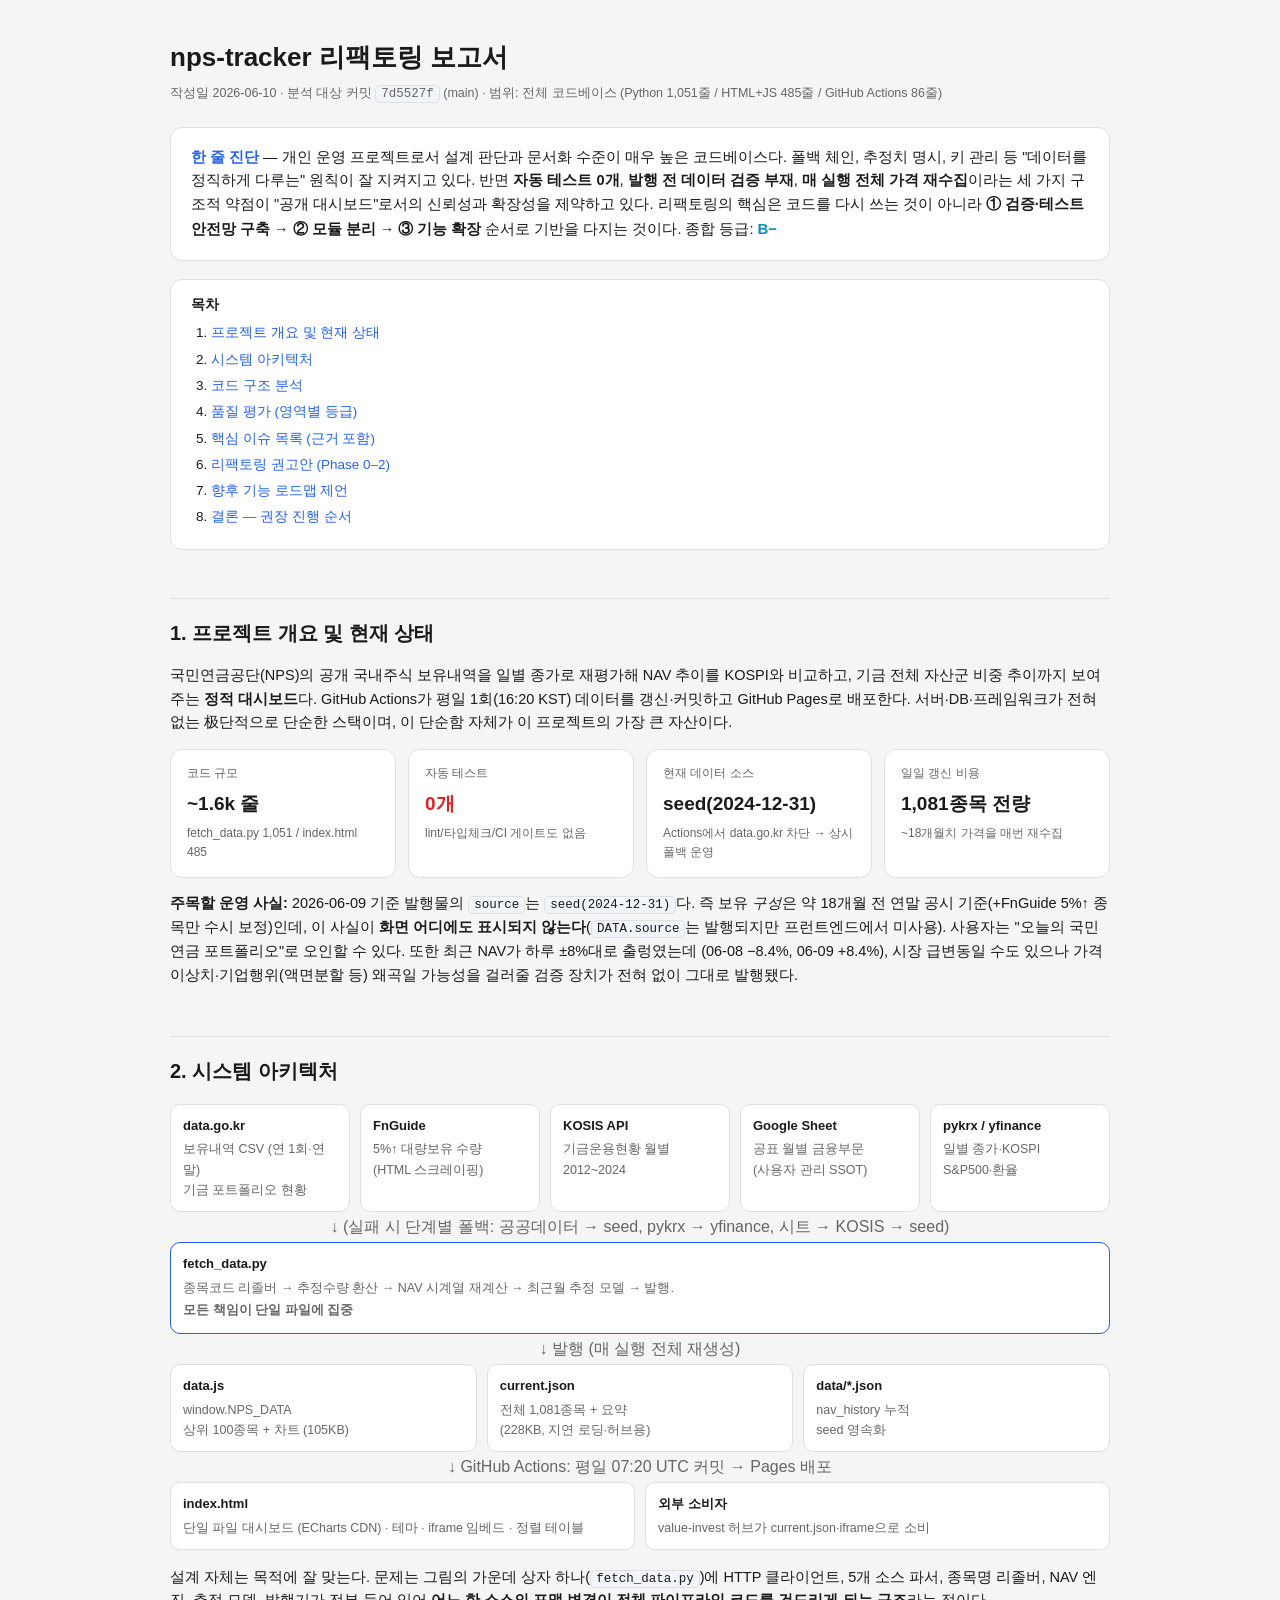
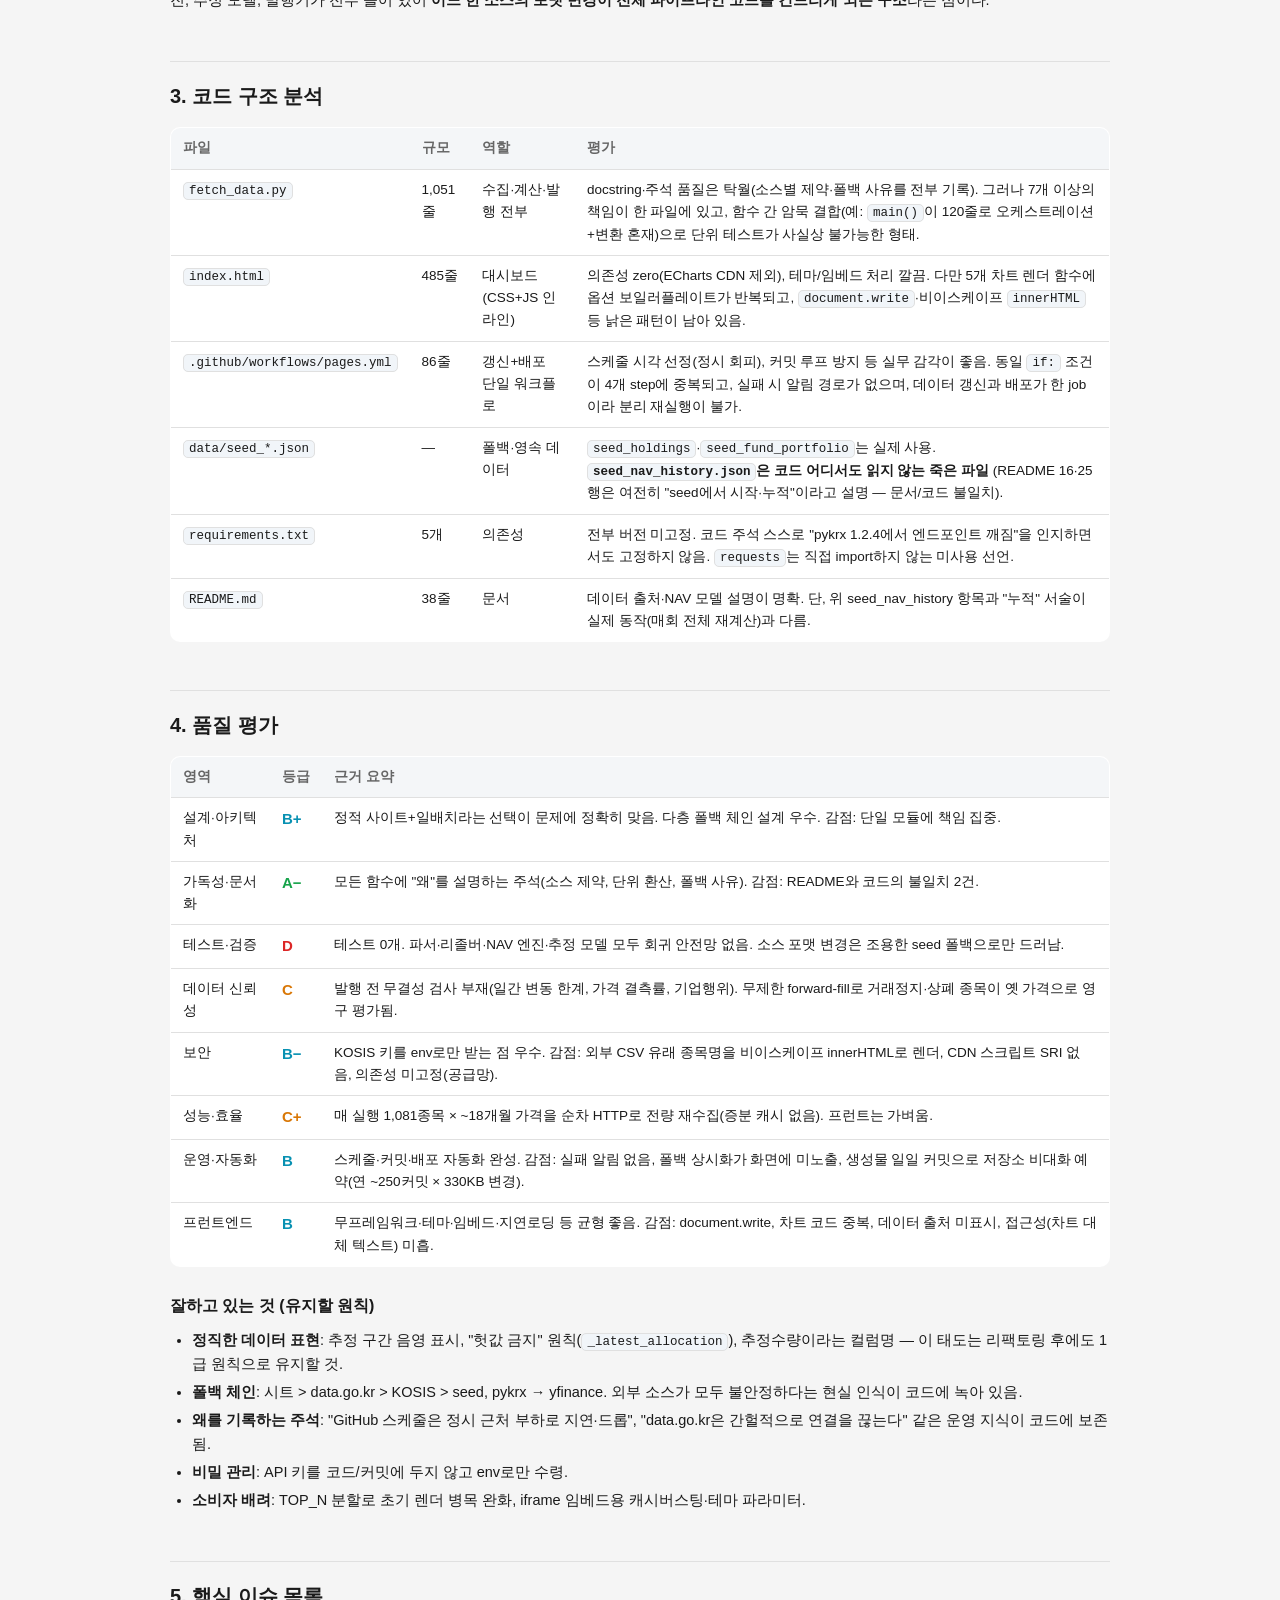
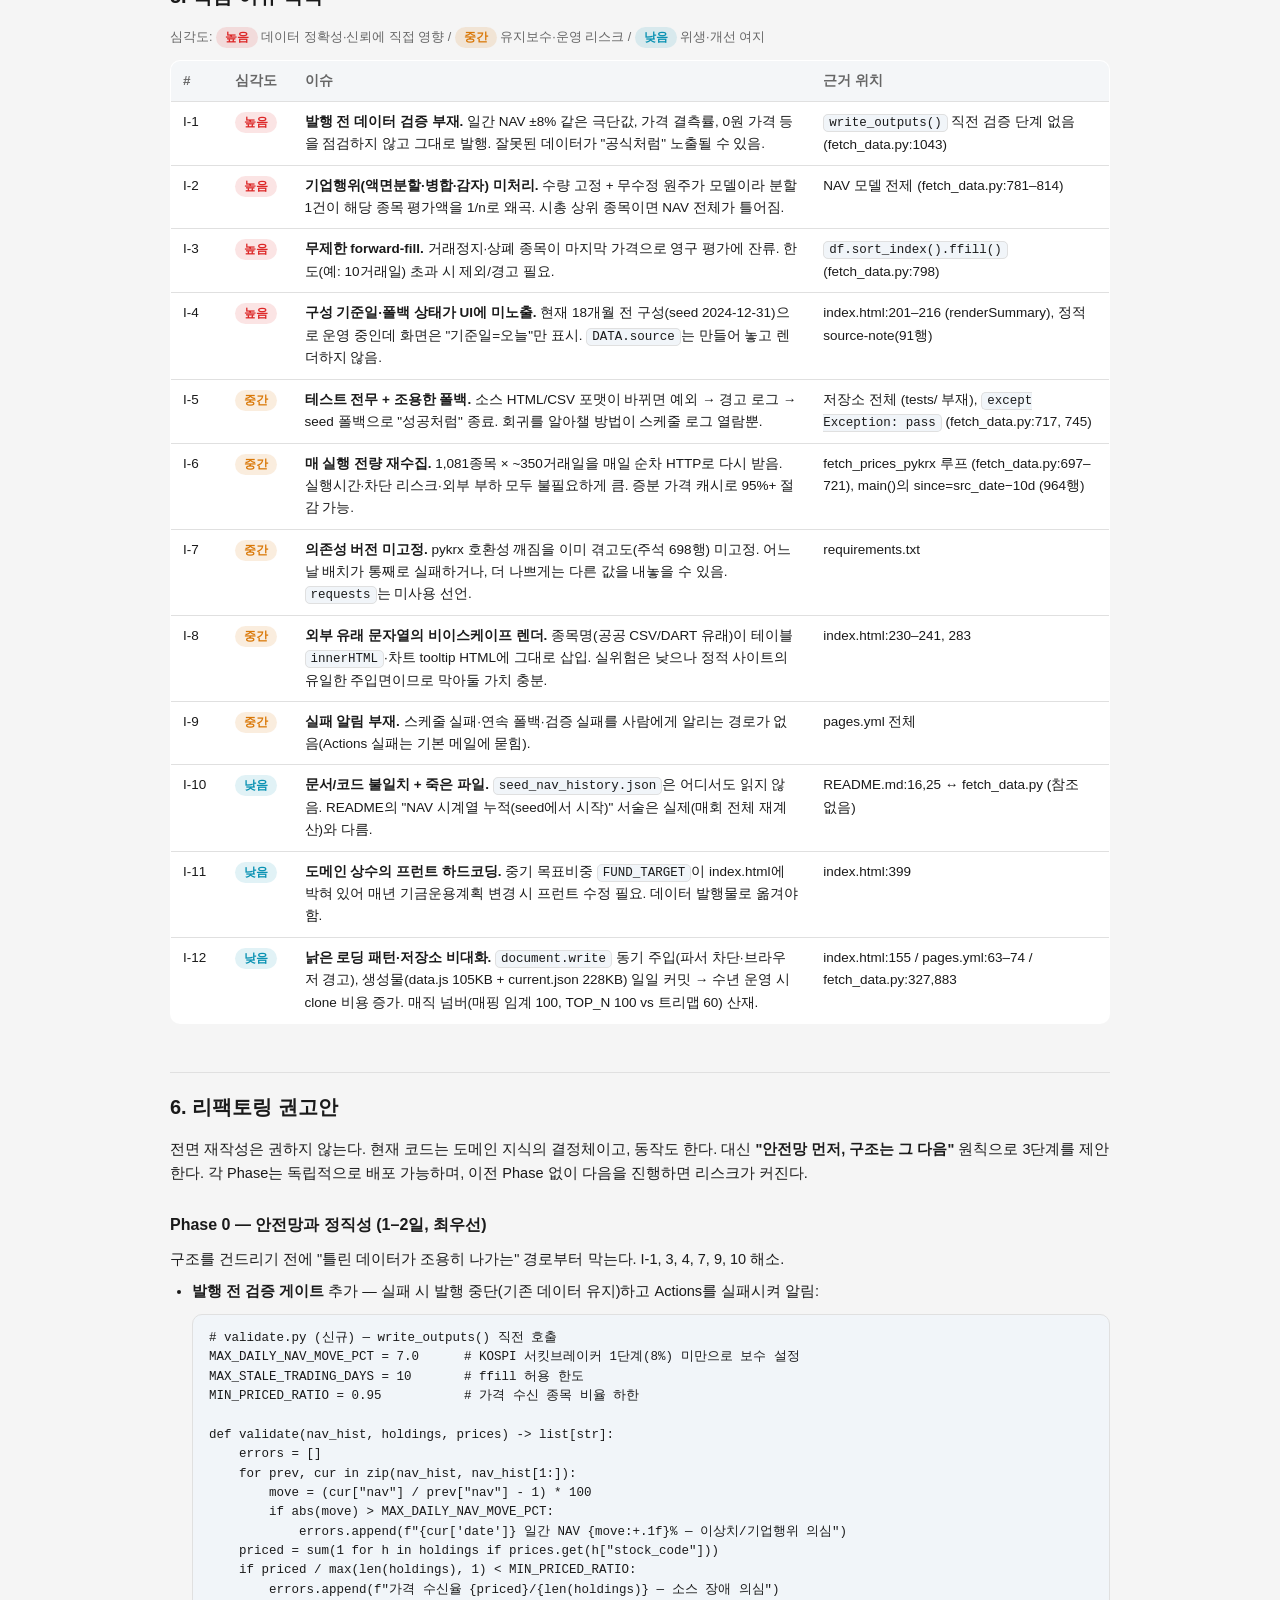
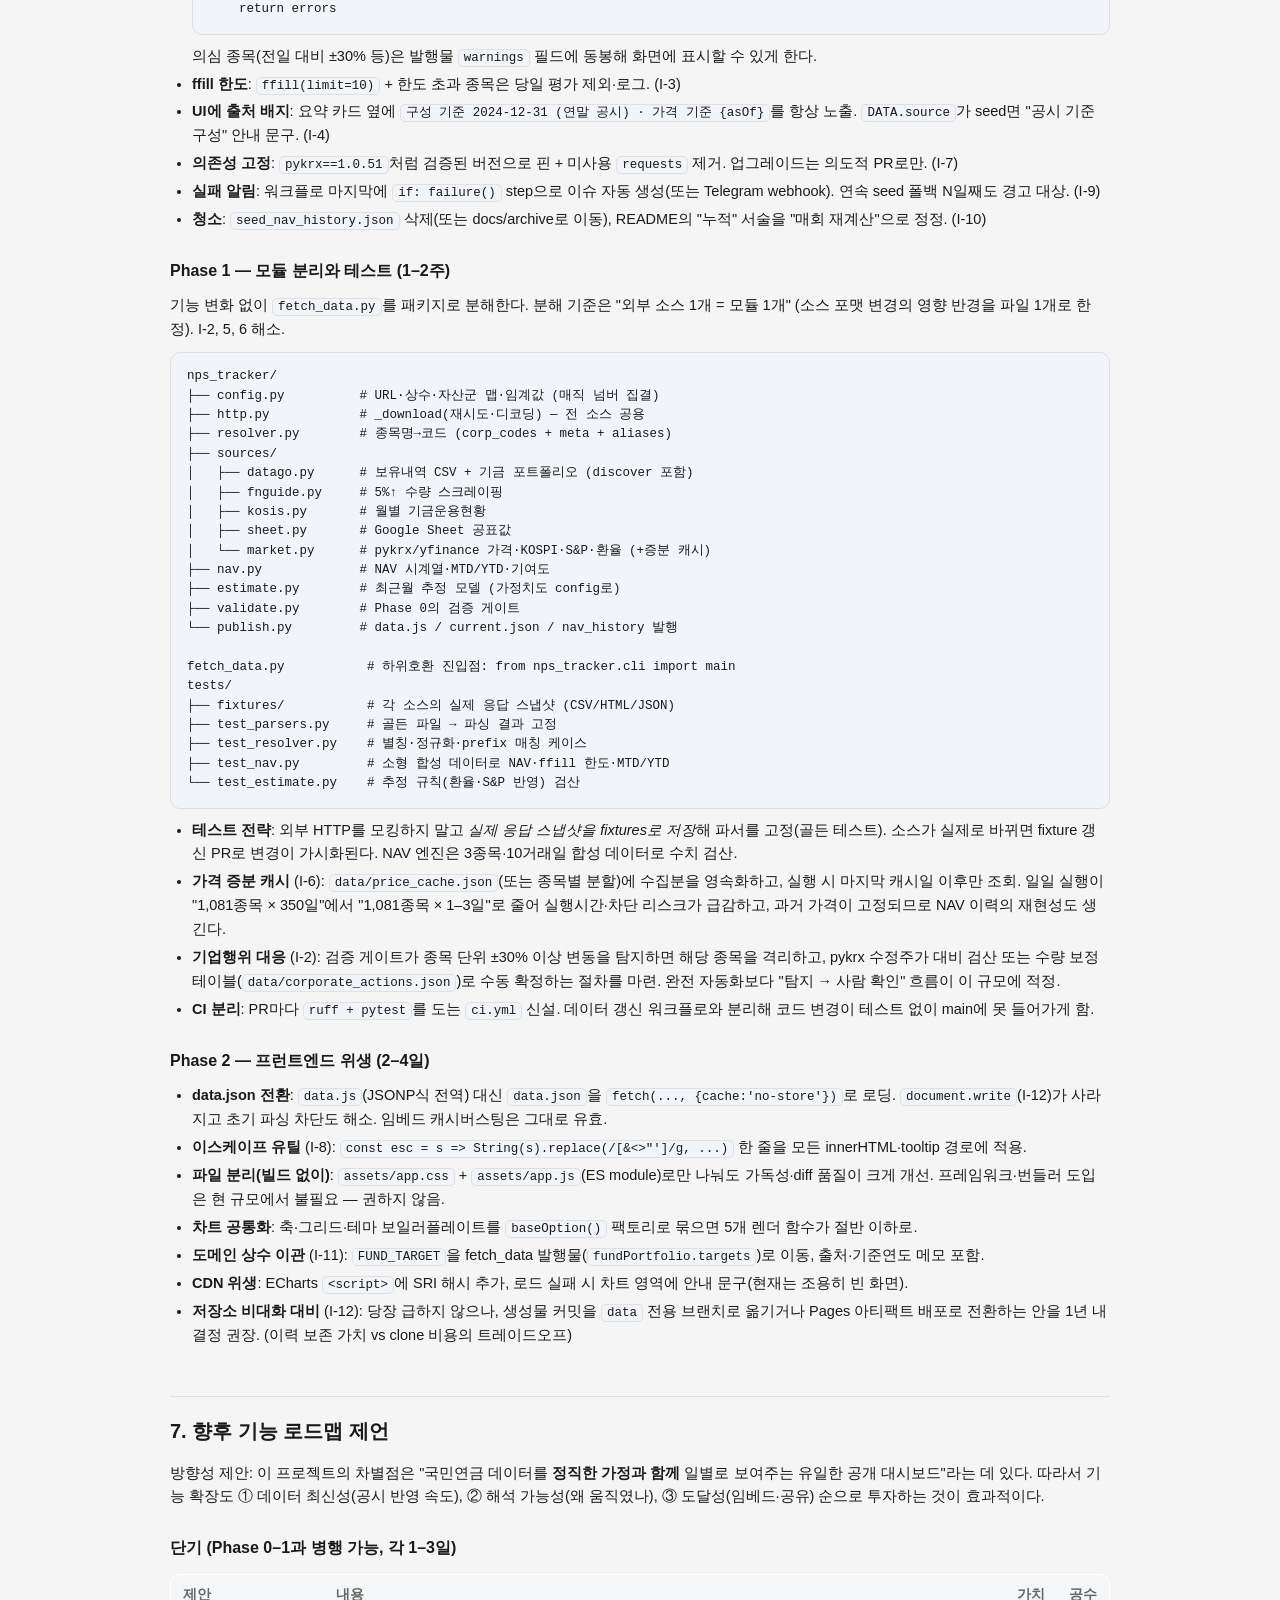
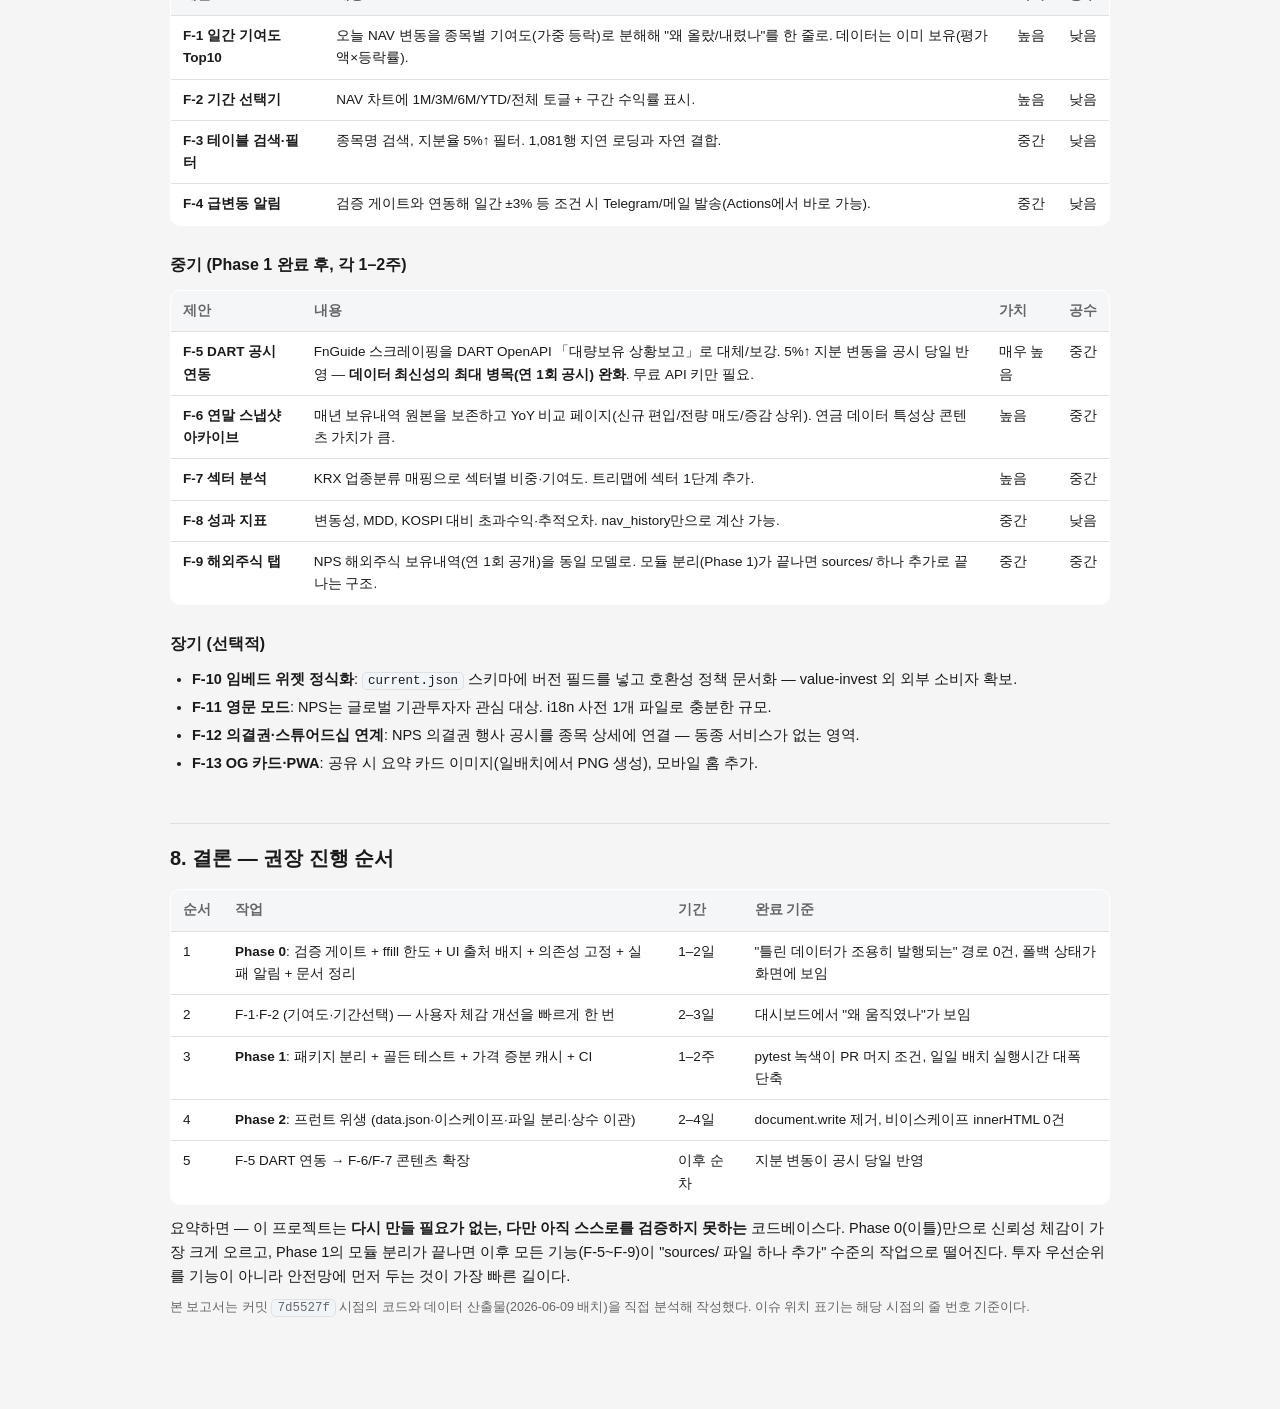
<file: docs/refactoring-report.html>
<!DOCTYPE html>
<html lang="ko" data-theme="light">
<head>
<meta charset="utf-8">
<meta name="viewport" content="width=device-width, initial-scale=1">
<title>nps-tracker 리팩토링 보고서 — 구조·품질 평가 및 향후 방향</title>
<meta name="description" content="nps-tracker 코드베이스 리팩토링 보고서 — 구조·품질 평가와 향후 개선 방향 정리">
<meta property="og:title" content="nps-tracker 리팩토링 보고서 — 구조·품질 평가 및 향후 방향">
<meta property="og:description" content="nps-tracker 코드베이스의 구조·품질 평가와 향후 개선 방향 정리">
<style>
:root{
  --bg:#f5f5f5; --surface:#fff; --surface-muted:rgba(148,163,184,.10);
  --text:#1a1a1a; --text-2:#666; --border:#e0e0e0; --primary:#2563eb;
  --good:#16a34a; --warn:#d97706; --bad:#dc2626; --info:#0891b2;
  --code-bg:#f1f5f9;
}
@media (prefers-color-scheme: dark){
  :root{
    --bg:#0f172a; --surface:#1e293b; --surface-muted:rgba(148,163,184,.12);
    --text:#e2e8f0; --text-2:#94a3b8; --border:#334155; --primary:#3b82f6;
    --good:#4ade80; --warn:#fbbf24; --bad:#f87171; --info:#22d3ee;
    --code-bg:#0b1222;
  }
}
*{box-sizing:border-box;}
body{margin:0; background:var(--bg); color:var(--text); font-size:14.5px; line-height:1.65;
  font-family:-apple-system,BlinkMacSystemFont,"Segoe UI",Roboto,"Apple SD Gothic Neo","Malgun Gothic",sans-serif;}
.container{max-width:980px; margin:0 auto; padding:36px 20px 90px;}
h1{font-size:26px; margin:0 0 4px;}
h2{font-size:20px; margin:48px 0 14px; padding-top:18px; border-top:1px solid var(--border);}
h3{font-size:16px; margin:26px 0 10px;}
p{margin:8px 0;}
a{color:var(--primary); text-decoration:none;}
.meta{color:var(--text-2); font-size:12.5px; margin-bottom:22px;}
.lede{background:var(--surface); border:1px solid var(--border); border-radius:12px; padding:18px 20px; margin:18px 0;}
.lede strong{color:var(--primary);}
table{width:100%; border-collapse:collapse; background:var(--surface); border:1px solid var(--border);
  border-radius:10px; overflow:hidden; font-size:13.5px; margin:12px 0;}
th{background:var(--surface-muted); text-align:left; padding:9px 12px; font-weight:600; color:var(--text-2);
  border-bottom:1px solid var(--border); white-space:nowrap;}
td{padding:9px 12px; border-bottom:1px solid var(--border); vertical-align:top;}
tr:last-child td{border-bottom:none;}
code{background:var(--code-bg); border:1px solid var(--border); border-radius:5px; padding:1px 5px;
  font-size:12.5px; font-family:ui-monospace,SFMono-Regular,Menlo,Consolas,monospace;}
pre{background:var(--code-bg); border:1px solid var(--border); border-radius:10px; padding:14px 16px;
  overflow-x:auto; font-size:12.5px; line-height:1.55; margin:10px 0;}
pre code{background:none; border:none; padding:0;}
.badge{display:inline-block; border-radius:999px; padding:1px 9px; font-size:11.5px; font-weight:700; white-space:nowrap;}
.b-bad{background:rgba(220,38,38,.12); color:var(--bad);}
.b-warn{background:rgba(217,119,6,.13); color:var(--warn);}
.b-info{background:rgba(8,145,178,.12); color:var(--info);}
.b-good{background:rgba(22,163,74,.12); color:var(--good);}
.grade{font-weight:800; font-size:15px;}
.g-a{color:var(--good);} .g-b{color:var(--info);} .g-c{color:var(--warn);} .g-d{color:var(--bad);}
.cards{display:grid; grid-template-columns:repeat(auto-fit,minmax(210px,1fr)); gap:12px; margin:14px 0;}
.card{background:var(--surface); border:1px solid var(--border); border-radius:12px; padding:14px 16px;}
.card .k{font-size:12px; color:var(--text-2); margin-bottom:4px;}
.card .v{font-size:19px; font-weight:700;}
.card .s{font-size:12px; color:var(--text-2); margin-top:4px;}
ul{margin:8px 0; padding-left:22px;}
li{margin:4px 0;}
.flow{display:flex; flex-direction:column; gap:0; margin:16px 0;}
.flow-row{display:flex; gap:10px; flex-wrap:wrap; align-items:stretch;}
.node{flex:1; min-width:150px; background:var(--surface); border:1px solid var(--border); border-radius:10px;
  padding:10px 12px; font-size:12.5px;}
.node b{display:block; font-size:13px; margin-bottom:3px;}
.node .t{color:var(--text-2);}
.node.hl{border-color:var(--primary);}
.arrow{text-align:center; color:var(--text-2); font-size:16px; padding:2px 0;}
.toc{background:var(--surface); border:1px solid var(--border); border-radius:12px; padding:14px 20px; font-size:13.5px;}
.toc ol{margin:6px 0; padding-left:20px;}
.fine{color:var(--text-2); font-size:12.5px;}
.kbd{font-family:ui-monospace,Menlo,Consolas,monospace; font-size:12px; background:var(--surface-muted);
  border:1px solid var(--border); border-radius:4px; padding:0 4px;}
@media print{ body{background:#fff;} .container{max-width:none; padding:0;} h2{break-after:avoid;} pre,table{break-inside:avoid;} }
</style>
</head>
<body>
<div class="container">

<h1>nps-tracker 리팩토링 보고서</h1>
<div class="meta">작성일 2026-06-10 · 분석 대상 커밋 <code>7d5527f</code> (main) · 범위: 전체 코드베이스 (Python 1,051줄 / HTML+JS 485줄 / GitHub Actions 86줄)</div>

<div class="lede">
<strong>한 줄 진단</strong> — 개인 운영 프로젝트로서 설계 판단과 문서화 수준이 매우 높은 코드베이스다.
폴백 체인, 추정치 명시, 키 관리 등 "데이터를 정직하게 다루는" 원칙이 잘 지켜지고 있다.
반면 <b>자동 테스트 0개</b>, <b>발행 전 데이터 검증 부재</b>, <b>매 실행 전체 가격 재수집</b>이라는 세 가지 구조적 약점이
"공개 대시보드"로서의 신뢰성과 확장성을 제약하고 있다. 리팩토링의 핵심은 코드를 다시 쓰는 것이 아니라
<b>① 검증·테스트 안전망 구축 → ② 모듈 분리 → ③ 기능 확장</b> 순서로 기반을 다지는 것이다.
종합 등급: <span class="grade g-b">B−</span>
</div>

<div class="toc">
<b>목차</b>
<ol>
<li><a href="#overview">프로젝트 개요 및 현재 상태</a></li>
<li><a href="#arch">시스템 아키텍처</a></li>
<li><a href="#structure">코드 구조 분석</a></li>
<li><a href="#quality">품질 평가 (영역별 등급)</a></li>
<li><a href="#issues">핵심 이슈 목록 (근거 포함)</a></li>
<li><a href="#refactor">리팩토링 권고안 (Phase 0–2)</a></li>
<li><a href="#features">향후 기능 로드맵 제언</a></li>
<li><a href="#conclusion">결론 — 권장 진행 순서</a></li>
</ol>
</div>

<!-- ============================================================ -->
<h2 id="overview">1. 프로젝트 개요 및 현재 상태</h2>
<p>국민연금공단(NPS)의 공개 국내주식 보유내역을 일별 종가로 재평가해 NAV 추이를 KOSPI와 비교하고,
기금 전체 자산군 비중 추이까지 보여주는 <b>정적 대시보드</b>다. GitHub Actions가 평일 1회(16:20 KST)
데이터를 갱신·커밋하고 GitHub Pages로 배포한다. 서버·DB·프레임워크가 전혀 없는 极단적으로 단순한 스택이며,
이 단순함 자체가 이 프로젝트의 가장 큰 자산이다.</p>

<div class="cards">
<div class="card"><div class="k">코드 규모</div><div class="v">~1.6k 줄</div><div class="s">fetch_data.py 1,051 / index.html 485</div></div>
<div class="card"><div class="k">자동 테스트</div><div class="v" style="color:var(--bad)">0개</div><div class="s">lint/타입체크/CI 게이트도 없음</div></div>
<div class="card"><div class="k">현재 데이터 소스</div><div class="v">seed(2024-12-31)</div><div class="s">Actions에서 data.go.kr 차단 → 상시 폴백 운영</div></div>
<div class="card"><div class="k">일일 갱신 비용</div><div class="v">1,081종목 전량</div><div class="s">~18개월치 가격을 매번 재수집</div></div>
</div>

<p><b>주목할 운영 사실:</b> 2026-06-09 기준 발행물의 <code>source</code>는 <code>seed(2024-12-31)</code>다.
즉 보유 <i>구성</i>은 약 18개월 전 연말 공시 기준(+FnGuide 5%↑ 종목만 수시 보정)인데,
이 사실이 <b>화면 어디에도 표시되지 않는다</b>(<code>DATA.source</code>는 발행되지만 프런트엔드에서 미사용).
사용자는 "오늘의 국민연금 포트폴리오"로 오인할 수 있다. 또한 최근 NAV가 하루 ±8%대로 출렁였는데
(06-08 −8.4%, 06-09 +8.4%), 시장 급변동일 수도 있으나 가격 이상치·기업행위(액면분할 등) 왜곡일 가능성을
걸러줄 검증 장치가 전혀 없이 그대로 발행됐다.</p>

<!-- ============================================================ -->
<h2 id="arch">2. 시스템 아키텍처</h2>

<div class="flow">
<div class="flow-row">
<div class="node"><b>data.go.kr</b><div class="t">보유내역 CSV (연 1회·연말)<br>기금 포트폴리오 현황</div></div>
<div class="node"><b>FnGuide</b><div class="t">5%↑ 대량보유 수량<br>(HTML 스크레이핑)</div></div>
<div class="node"><b>KOSIS API</b><div class="t">기금운용현황 월별<br>2012~2024</div></div>
<div class="node"><b>Google Sheet</b><div class="t">공표 월별 금융부문<br>(사용자 관리 SSOT)</div></div>
<div class="node"><b>pykrx / yfinance</b><div class="t">일별 종가·KOSPI<br>S&amp;P500·환율</div></div>
</div>
<div class="arrow">↓ (실패 시 단계별 폴백: 공공데이터 → seed, pykrx → yfinance, 시트 → KOSIS → seed)</div>
<div class="flow-row">
<div class="node hl"><b>fetch_data.py</b><div class="t">종목코드 리졸버 → 추정수량 환산 → NAV 시계열 재계산 → 최근월 추정 모델 → 발행. <b>모든 책임이 단일 파일에 집중</b></div></div>
</div>
<div class="arrow">↓ 발행 (매 실행 전체 재생성)</div>
<div class="flow-row">
<div class="node"><b>data.js</b><div class="t">window.NPS_DATA<br>상위 100종목 + 차트 (105KB)</div></div>
<div class="node"><b>current.json</b><div class="t">전체 1,081종목 + 요약<br>(228KB, 지연 로딩·허브용)</div></div>
<div class="node"><b>data/*.json</b><div class="t">nav_history 누적<br>seed 영속화</div></div>
</div>
<div class="arrow">↓ GitHub Actions: 평일 07:20 UTC 커밋 → Pages 배포</div>
<div class="flow-row">
<div class="node"><b>index.html</b><div class="t">단일 파일 대시보드 (ECharts CDN) · 테마 · iframe 임베드 · 정렬 테이블</div></div>
<div class="node"><b>외부 소비자</b><div class="t">value-invest 허브가 current.json·iframe으로 소비</div></div>
</div>
</div>

<p>설계 자체는 목적에 잘 맞는다. 문제는 그림의 가운데 상자 하나(<code>fetch_data.py</code>)에
HTTP 클라이언트, 5개 소스 파서, 종목명 리졸버, NAV 엔진, 추정 모델, 발행기가 전부 들어 있어
<b>어느 한 소스의 포맷 변경이 전체 파이프라인 코드를 건드리게 되는 구조</b>라는 점이다.</p>

<!-- ============================================================ -->
<h2 id="structure">3. 코드 구조 분석</h2>

<table>
<tr><th>파일</th><th>규모</th><th>역할</th><th>평가</th></tr>
<tr><td><code>fetch_data.py</code></td><td>1,051줄</td><td>수집·계산·발행 전부</td>
<td>docstring·주석 품질은 탁월(소스별 제약·폴백 사유를 전부 기록). 그러나 7개 이상의 책임이 한 파일에 있고,
함수 간 암묵 결합(예: <code>main()</code>이 120줄로 오케스트레이션+변환 혼재)으로 단위 테스트가 사실상 불가능한 형태.</td></tr>
<tr><td><code>index.html</code></td><td>485줄</td><td>대시보드 (CSS+JS 인라인)</td>
<td>의존성 zero(ECharts CDN 제외), 테마/임베드 처리 깔끔. 다만 5개 차트 렌더 함수에 옵션 보일러플레이트가 반복되고,
<code>document.write</code>·비이스케이프 <code>innerHTML</code> 등 낡은 패턴이 남아 있음.</td></tr>
<tr><td><code>.github/workflows/pages.yml</code></td><td>86줄</td><td>갱신+배포 단일 워크플로</td>
<td>스케줄 시각 선정(정시 회피), 커밋 루프 방지 등 실무 감각이 좋음. 동일 <code>if:</code> 조건이 4개 step에 중복되고,
실패 시 알림 경로가 없으며, 데이터 갱신과 배포가 한 job이라 분리 재실행이 불가.</td></tr>
<tr><td><code>data/seed_*.json</code></td><td>—</td><td>폴백·영속 데이터</td>
<td><code>seed_holdings</code>·<code>seed_fund_portfolio</code>는 실제 사용. <b><code>seed_nav_history.json</code>은 코드 어디서도 읽지 않는 죽은 파일</b>
(README 16·25행은 여전히 "seed에서 시작·누적"이라고 설명 — 문서/코드 불일치).</td></tr>
<tr><td><code>requirements.txt</code></td><td>5개</td><td>의존성</td>
<td>전부 버전 미고정. 코드 주석 스스로 "pykrx 1.2.4에서 엔드포인트 깨짐"을 인지하면서도 고정하지 않음.
<code>requests</code>는 직접 import하지 않는 미사용 선언.</td></tr>
<tr><td><code>README.md</code></td><td>38줄</td><td>문서</td>
<td>데이터 출처·NAV 모델 설명이 명확. 단, 위 seed_nav_history 항목과 "누적" 서술이 실제 동작(매회 전체 재계산)과 다름.</td></tr>
</table>

<!-- ============================================================ -->
<h2 id="quality">4. 품질 평가</h2>

<table>
<tr><th>영역</th><th>등급</th><th>근거 요약</th></tr>
<tr><td>설계·아키텍처</td><td class="grade g-b">B+</td><td>정적 사이트+일배치라는 선택이 문제에 정확히 맞음. 다층 폴백 체인 설계 우수. 감점: 단일 모듈에 책임 집중.</td></tr>
<tr><td>가독성·문서화</td><td class="grade g-a">A−</td><td>모든 함수에 "왜"를 설명하는 주석(소스 제약, 단위 환산, 폴백 사유). 감점: README와 코드의 불일치 2건.</td></tr>
<tr><td>테스트·검증</td><td class="grade g-d">D</td><td>테스트 0개. 파서·리졸버·NAV 엔진·추정 모델 모두 회귀 안전망 없음. 소스 포맷 변경은 조용한 seed 폴백으로만 드러남.</td></tr>
<tr><td>데이터 신뢰성</td><td class="grade g-c">C</td><td>발행 전 무결성 검사 부재(일간 변동 한계, 가격 결측률, 기업행위). 무제한 forward-fill로 거래정지·상폐 종목이 옛 가격으로 영구 평가됨.</td></tr>
<tr><td>보안</td><td class="grade g-b">B−</td><td>KOSIS 키를 env로만 받는 점 우수. 감점: 외부 CSV 유래 종목명을 비이스케이프 innerHTML로 렌더, CDN 스크립트 SRI 없음, 의존성 미고정(공급망).</td></tr>
<tr><td>성능·효율</td><td class="grade g-c">C+</td><td>매 실행 1,081종목 × ~18개월 가격을 순차 HTTP로 전량 재수집(증분 캐시 없음). 프런트는 가벼움.</td></tr>
<tr><td>운영·자동화</td><td class="grade g-b">B</td><td>스케줄·커밋·배포 자동화 완성. 감점: 실패 알림 없음, 폴백 상시화가 화면에 미노출, 생성물 일일 커밋으로 저장소 비대화 예약(연 ~250커밋 × 330KB 변경).</td></tr>
<tr><td>프런트엔드</td><td class="grade g-b">B</td><td>무프레임워크·테마·임베드·지연로딩 등 균형 좋음. 감점: document.write, 차트 코드 중복, 데이터 출처 미표시, 접근성(차트 대체 텍스트) 미흡.</td></tr>
</table>

<h3>잘하고 있는 것 (유지할 원칙)</h3>
<ul>
<li><b>정직한 데이터 표현</b>: 추정 구간 음영 표시, "헛값 금지" 원칙(<code>_latest_allocation</code>), 추정수량이라는 컬럼명 — 이 태도는 리팩토링 후에도 1급 원칙으로 유지할 것.</li>
<li><b>폴백 체인</b>: 시트 &gt; data.go.kr &gt; KOSIS &gt; seed, pykrx → yfinance. 외부 소스가 모두 불안정하다는 현실 인식이 코드에 녹아 있음.</li>
<li><b>왜를 기록하는 주석</b>: "GitHub 스케줄은 정시 근처 부하로 지연·드롭", "data.go.kr은 간헐적으로 연결을 끊는다" 같은 운영 지식이 코드에 보존됨.</li>
<li><b>비밀 관리</b>: API 키를 코드/커밋에 두지 않고 env로만 수령.</li>
<li><b>소비자 배려</b>: TOP_N 분할로 초기 렌더 병목 완화, iframe 임베드용 캐시버스팅·테마 파라미터.</li>
</ul>

<!-- ============================================================ -->
<h2 id="issues">5. 핵심 이슈 목록</h2>
<p class="fine">심각도: <span class="badge b-bad">높음</span> 데이터 정확성·신뢰에 직접 영향 /
<span class="badge b-warn">중간</span> 유지보수·운영 리스크 / <span class="badge b-info">낮음</span> 위생·개선 여지</p>

<table>
<tr><th style="width:52px">#</th><th style="width:70px">심각도</th><th>이슈</th><th>근거 위치</th></tr>
<tr><td>I-1</td><td><span class="badge b-bad">높음</span></td>
<td><b>발행 전 데이터 검증 부재.</b> 일간 NAV ±8% 같은 극단값, 가격 결측률, 0원 가격 등을 점검하지 않고 그대로 발행. 잘못된 데이터가 "공식처럼" 노출될 수 있음.</td>
<td><code>write_outputs()</code> 직전 검증 단계 없음 (fetch_data.py:1043)</td></tr>
<tr><td>I-2</td><td><span class="badge b-bad">높음</span></td>
<td><b>기업행위(액면분할·병합·감자) 미처리.</b> 수량 고정 + 무수정 원주가 모델이라 분할 1건이 해당 종목 평가액을 1/n로 왜곡. 시총 상위 종목이면 NAV 전체가 틀어짐.</td>
<td>NAV 모델 전제 (fetch_data.py:781–814)</td></tr>
<tr><td>I-3</td><td><span class="badge b-bad">높음</span></td>
<td><b>무제한 forward-fill.</b> 거래정지·상폐 종목이 마지막 가격으로 영구 평가에 잔류. 한도(예: 10거래일) 초과 시 제외/경고 필요.</td>
<td><code>df.sort_index().ffill()</code> (fetch_data.py:798)</td></tr>
<tr><td>I-4</td><td><span class="badge b-bad">높음</span></td>
<td><b>구성 기준일·폴백 상태가 UI에 미노출.</b> 현재 18개월 전 구성(seed 2024-12-31)으로 운영 중인데 화면은 "기준일=오늘"만 표시. <code>DATA.source</code>는 만들어 놓고 렌더하지 않음.</td>
<td>index.html:201–216 (renderSummary), 정적 source-note(91행)</td></tr>
<tr><td>I-5</td><td><span class="badge b-warn">중간</span></td>
<td><b>테스트 전무 + 조용한 폴백.</b> 소스 HTML/CSV 포맷이 바뀌면 예외 → 경고 로그 → seed 폴백으로 "성공처럼" 종료. 회귀를 알아챌 방법이 스케줄 로그 열람뿐.</td>
<td>저장소 전체 (tests/ 부재), <code>except Exception: pass</code> (fetch_data.py:717, 745)</td></tr>
<tr><td>I-6</td><td><span class="badge b-warn">중간</span></td>
<td><b>매 실행 전량 재수집.</b> 1,081종목 × ~350거래일을 매일 순차 HTTP로 다시 받음. 실행시간·차단 리스크·외부 부하 모두 불필요하게 큼. 증분 가격 캐시로 95%+ 절감 가능.</td>
<td>fetch_prices_pykrx 루프 (fetch_data.py:697–721), main()의 since=src_date−10d (964행)</td></tr>
<tr><td>I-7</td><td><span class="badge b-warn">중간</span></td>
<td><b>의존성 버전 미고정.</b> pykrx 호환성 깨짐을 이미 겪고도(주석 698행) 미고정. 어느 날 배치가 통째로 실패하거나, 더 나쁘게는 다른 값을 내놓을 수 있음. <code>requests</code>는 미사용 선언.</td>
<td>requirements.txt</td></tr>
<tr><td>I-8</td><td><span class="badge b-warn">중간</span></td>
<td><b>외부 유래 문자열의 비이스케이프 렌더.</b> 종목명(공공 CSV/DART 유래)이 테이블 <code>innerHTML</code>·차트 tooltip HTML에 그대로 삽입. 실위험은 낮으나 정적 사이트의 유일한 주입면이므로 막아둘 가치 충분.</td>
<td>index.html:230–241, 283</td></tr>
<tr><td>I-9</td><td><span class="badge b-warn">중간</span></td>
<td><b>실패 알림 부재.</b> 스케줄 실패·연속 폴백·검증 실패를 사람에게 알리는 경로가 없음(Actions 실패는 기본 메일에 묻힘).</td>
<td>pages.yml 전체</td></tr>
<tr><td>I-10</td><td><span class="badge b-info">낮음</span></td>
<td><b>문서/코드 불일치 + 죽은 파일.</b> <code>seed_nav_history.json</code>은 어디서도 읽지 않음. README의 "NAV 시계열 누적(seed에서 시작)" 서술은 실제(매회 전체 재계산)와 다름.</td>
<td>README.md:16,25 ↔ fetch_data.py (참조 없음)</td></tr>
<tr><td>I-11</td><td><span class="badge b-info">낮음</span></td>
<td><b>도메인 상수의 프런트 하드코딩.</b> 중기 목표비중 <code>FUND_TARGET</code>이 index.html에 박혀 있어 매년 기금운용계획 변경 시 프런트 수정 필요. 데이터 발행물로 옮겨야 함.</td>
<td>index.html:399</td></tr>
<tr><td>I-12</td><td><span class="badge b-info">낮음</span></td>
<td><b>낡은 로딩 패턴·저장소 비대화.</b> <code>document.write</code> 동기 주입(파서 차단·브라우저 경고), 생성물(data.js 105KB + current.json 228KB) 일일 커밋 → 수년 운영 시 clone 비용 증가. 매직 넘버(매핑 임계 100, TOP_N 100 vs 트리맵 60) 산재.</td>
<td>index.html:155 / pages.yml:63–74 / fetch_data.py:327,883</td></tr>
</table>

<!-- ============================================================ -->
<h2 id="refactor">6. 리팩토링 권고안</h2>

<p>전면 재작성은 권하지 않는다. 현재 코드는 도메인 지식의 결정체이고, 동작도 한다.
대신 <b>"안전망 먼저, 구조는 그 다음"</b> 원칙으로 3단계를 제안한다.
각 Phase는 독립적으로 배포 가능하며, 이전 Phase 없이 다음을 진행하면 리스크가 커진다.</p>

<h3>Phase 0 — 안전망과 정직성 (1–2일, 최우선)</h3>
<p>구조를 건드리기 전에 "틀린 데이터가 조용히 나가는" 경로부터 막는다. I-1, 3, 4, 7, 9, 10 해소.</p>
<ul>
<li><b>발행 전 검증 게이트</b> 추가 — 실패 시 발행 중단(기존 데이터 유지)하고 Actions를 실패시켜 알림:
<pre><code># validate.py (신규) — write_outputs() 직전 호출
MAX_DAILY_NAV_MOVE_PCT = 7.0      # KOSPI 서킷브레이커 1단계(8%) 미만으로 보수 설정
MAX_STALE_TRADING_DAYS = 10       # ffill 허용 한도
MIN_PRICED_RATIO = 0.95           # 가격 수신 종목 비율 하한

def validate(nav_hist, holdings, prices) -> list[str]:
    errors = []
    for prev, cur in zip(nav_hist, nav_hist[1:]):
        move = (cur["nav"] / prev["nav"] - 1) * 100
        if abs(move) > MAX_DAILY_NAV_MOVE_PCT:
            errors.append(f"{cur['date']} 일간 NAV {move:+.1f}% — 이상치/기업행위 의심")
    priced = sum(1 for h in holdings if prices.get(h["stock_code"]))
    if priced / max(len(holdings), 1) < MIN_PRICED_RATIO:
        errors.append(f"가격 수신율 {priced}/{len(holdings)} — 소스 장애 의심")
    return errors</code></pre>
의심 종목(전일 대비 ±30% 등)은 발행물 <code>warnings</code> 필드에 동봉해 화면에 표시할 수 있게 한다.</li>
<li><b>ffill 한도</b>: <code>ffill(limit=10)</code> + 한도 초과 종목은 당일 평가 제외·로그. (I-3)</li>
<li><b>UI에 출처 배지</b>: 요약 카드 옆에 <code>구성 기준 2024-12-31 (연말 공시) · 가격 기준 {asOf}</code>를 항상 노출.
<code>DATA.source</code>가 seed면 "공시 기준 구성" 안내 문구. (I-4)</li>
<li><b>의존성 고정</b>: <code>pykrx==1.0.51</code>처럼 검증된 버전으로 핀 + 미사용 <code>requests</code> 제거.
업그레이드는 의도적 PR로만. (I-7)</li>
<li><b>실패 알림</b>: 워크플로 마지막에 <code>if: failure()</code> step으로 이슈 자동 생성(또는 Telegram webhook). 연속 seed 폴백 N일째도 경고 대상. (I-9)</li>
<li><b>청소</b>: <code>seed_nav_history.json</code> 삭제(또는 docs/archive로 이동), README의 "누적" 서술을 "매회 재계산"으로 정정. (I-10)</li>
</ul>

<h3>Phase 1 — 모듈 분리와 테스트 (1–2주)</h3>
<p>기능 변화 없이 <code>fetch_data.py</code>를 패키지로 분해한다. 분해 기준은 "외부 소스 1개 = 모듈 1개"
(소스 포맷 변경의 영향 반경을 파일 1개로 한정). I-2, 5, 6 해소.</p>
<pre><code>nps_tracker/
├── config.py          # URL·상수·자산군 맵·임계값 (매직 넘버 집결)
├── http.py            # _download(재시도·디코딩) — 전 소스 공용
├── resolver.py        # 종목명→코드 (corp_codes + meta + aliases)
├── sources/
│   ├── datago.py      # 보유내역 CSV + 기금 포트폴리오 (discover 포함)
│   ├── fnguide.py     # 5%↑ 수량 스크레이핑
│   ├── kosis.py       # 월별 기금운용현황
│   ├── sheet.py       # Google Sheet 공표값
│   └── market.py      # pykrx/yfinance 가격·KOSPI·S&P·환율 (+증분 캐시)
├── nav.py             # NAV 시계열·MTD/YTD·기여도
├── estimate.py        # 최근월 추정 모델 (가정치도 config로)
├── validate.py        # Phase 0의 검증 게이트
└── publish.py         # data.js / current.json / nav_history 발행

fetch_data.py           # 하위호환 진입점: from nps_tracker.cli import main
tests/
├── fixtures/           # 각 소스의 실제 응답 스냅샷 (CSV/HTML/JSON)
├── test_parsers.py     # 골든 파일 → 파싱 결과 고정
├── test_resolver.py    # 별칭·정규화·prefix 매칭 케이스
├── test_nav.py         # 소형 합성 데이터로 NAV·ffill 한도·MTD/YTD
└── test_estimate.py    # 추정 규칙(환율·S&P 반영) 검산</code></pre>
<ul>
<li><b>테스트 전략</b>: 외부 HTTP를 모킹하지 말고 <i>실제 응답 스냅샷을 fixtures로 저장</i>해 파서를 고정(골든 테스트).
소스가 실제로 바뀌면 fixture 갱신 PR로 변경이 가시화된다. NAV 엔진은 3종목·10거래일 합성 데이터로 수치 검산.</li>
<li><b>가격 증분 캐시</b> (I-6): <code>data/price_cache.json</code>(또는 종목별 분할)에 수집분을 영속화하고,
실행 시 마지막 캐시일 이후만 조회. 일일 실행이 "1,081종목 × 350일"에서 "1,081종목 × 1–3일"로 줄어
실행시간·차단 리스크가 급감하고, 과거 가격이 고정되므로 NAV 이력의 재현성도 생긴다.</li>
<li><b>기업행위 대응</b> (I-2): 검증 게이트가 종목 단위 ±30% 이상 변동을 탐지하면 해당 종목을 격리하고,
pykrx 수정주가 대비 검산 또는 수량 보정 테이블(<code>data/corporate_actions.json</code>)로 수동 확정하는 절차를 마련.
완전 자동화보다 "탐지 → 사람 확인" 흐름이 이 규모에 적정.</li>
<li><b>CI 분리</b>: PR마다 <code>ruff + pytest</code>를 도는 <code>ci.yml</code> 신설. 데이터 갱신 워크플로와 분리해
코드 변경이 테스트 없이 main에 못 들어가게 함.</li>
</ul>

<h3>Phase 2 — 프런트엔드 위생 (2–4일)</h3>
<ul>
<li><b>data.json 전환</b>: <code>data.js</code>(JSONP식 전역) 대신 <code>data.json</code>을 <code>fetch(..., {cache:'no-store'})</code>로 로딩.
<code>document.write</code>(I-12)가 사라지고 초기 파싱 차단도 해소. 임베드 캐시버스팅은 그대로 유효.</li>
<li><b>이스케이프 유틸</b> (I-8): <code>const esc = s =&gt; String(s).replace(/[&amp;&lt;&gt;"']/g, ...)</code> 한 줄을 모든 innerHTML·tooltip 경로에 적용.</li>
<li><b>파일 분리(빌드 없이)</b>: <code>assets/app.css</code> + <code>assets/app.js</code>(ES module)로만 나눠도 가독성·diff 품질이 크게 개선.
프레임워크·번들러 도입은 현 규모에서 불필요 — 권하지 않음.</li>
<li><b>차트 공통화</b>: 축·그리드·테마 보일러플레이트를 <code>baseOption()</code> 팩토리로 묶으면 5개 렌더 함수가 절반 이하로.</li>
<li><b>도메인 상수 이관</b> (I-11): <code>FUND_TARGET</code>을 fetch_data 발행물(<code>fundPortfolio.targets</code>)로 이동, 출처·기준연도 메모 포함.</li>
<li><b>CDN 위생</b>: ECharts <code>&lt;script&gt;</code>에 SRI 해시 추가, 로드 실패 시 차트 영역에 안내 문구(현재는 조용히 빈 화면).</li>
<li><b>저장소 비대화 대비</b> (I-12): 당장 급하지 않으나, 생성물 커밋을 <code>data</code> 전용 브랜치로 옮기거나
Pages 아티팩트 배포로 전환하는 안을 1년 내 결정 권장. (이력 보존 가치 vs clone 비용의 트레이드오프)</li>
</ul>

<!-- ============================================================ -->
<h2 id="features">7. 향후 기능 로드맵 제언</h2>

<p>방향성 제안: 이 프로젝트의 차별점은 "국민연금 데이터를 <b>정직한 가정과 함께</b> 일별로 보여주는 유일한 공개 대시보드"라는 데 있다.
따라서 기능 확장도 ① 데이터 최신성(공시 반영 속도), ② 해석 가능성(왜 움직였나), ③ 도달성(임베드·공유) 순으로 투자하는 것이 효과적이다.</p>

<h3>단기 (Phase 0–1과 병행 가능, 각 1–3일)</h3>
<table>
<tr><th>제안</th><th>내용</th><th>가치</th><th>공수</th></tr>
<tr><td><b>F-1 일간 기여도 Top10</b></td><td>오늘 NAV 변동을 종목별 기여도(가중 등락)로 분해해 "왜 올랐/내렸나"를 한 줄로. 데이터는 이미 보유(평가액×등락률).</td><td>높음</td><td>낮음</td></tr>
<tr><td><b>F-2 기간 선택기</b></td><td>NAV 차트에 1M/3M/6M/YTD/전체 토글 + 구간 수익률 표시.</td><td>높음</td><td>낮음</td></tr>
<tr><td><b>F-3 테이블 검색·필터</b></td><td>종목명 검색, 지분율 5%↑ 필터. 1,081행 지연 로딩과 자연 결합.</td><td>중간</td><td>낮음</td></tr>
<tr><td><b>F-4 급변동 알림</b></td><td>검증 게이트와 연동해 일간 ±3% 등 조건 시 Telegram/메일 발송(Actions에서 바로 가능).</td><td>중간</td><td>낮음</td></tr>
</table>

<h3>중기 (Phase 1 완료 후, 각 1–2주)</h3>
<table>
<tr><th>제안</th><th>내용</th><th>가치</th><th>공수</th></tr>
<tr><td><b>F-5 DART 공시 연동</b></td><td>FnGuide 스크레이핑을 DART OpenAPI 「대량보유 상황보고」로 대체/보강. 5%↑ 지분 변동을 공시 당일 반영 — <b>데이터 최신성의 최대 병목(연 1회 공시) 완화</b>. 무료 API 키만 필요.</td><td>매우 높음</td><td>중간</td></tr>
<tr><td><b>F-6 연말 스냅샷 아카이브</b></td><td>매년 보유내역 원본을 보존하고 YoY 비교 페이지(신규 편입/전량 매도/증감 상위). 연금 데이터 특성상 콘텐츠 가치가 큼.</td><td>높음</td><td>중간</td></tr>
<tr><td><b>F-7 섹터 분석</b></td><td>KRX 업종분류 매핑으로 섹터별 비중·기여도. 트리맵에 섹터 1단계 추가.</td><td>높음</td><td>중간</td></tr>
<tr><td><b>F-8 성과 지표</b></td><td>변동성, MDD, KOSPI 대비 초과수익·추적오차. nav_history만으로 계산 가능.</td><td>중간</td><td>낮음</td></tr>
<tr><td><b>F-9 해외주식 탭</b></td><td>NPS 해외주식 보유내역(연 1회 공개)을 동일 모델로. 모듈 분리(Phase 1)가 끝나면 sources/ 하나 추가로 끝나는 구조.</td><td>중간</td><td>중간</td></tr>
</table>

<h3>장기 (선택적)</h3>
<ul>
<li><b>F-10 임베드 위젯 정식화</b>: <code>current.json</code> 스키마에 버전 필드를 넣고 호환성 정책 문서화 — value-invest 외 외부 소비자 확보.</li>
<li><b>F-11 영문 모드</b>: NPS는 글로벌 기관투자자 관심 대상. i18n 사전 1개 파일로 충분한 규모.</li>
<li><b>F-12 의결권·스튜어드십 연계</b>: NPS 의결권 행사 공시를 종목 상세에 연결 — 동종 서비스가 없는 영역.</li>
<li><b>F-13 OG 카드·PWA</b>: 공유 시 요약 카드 이미지(일배치에서 PNG 생성), 모바일 홈 추가.</li>
</ul>

<!-- ============================================================ -->
<h2 id="conclusion">8. 결론 — 권장 진행 순서</h2>

<table>
<tr><th>순서</th><th>작업</th><th>기간</th><th>완료 기준</th></tr>
<tr><td>1</td><td><b>Phase 0</b>: 검증 게이트 + ffill 한도 + UI 출처 배지 + 의존성 고정 + 실패 알림 + 문서 정리</td><td>1–2일</td><td>"틀린 데이터가 조용히 발행되는" 경로 0건, 폴백 상태가 화면에 보임</td></tr>
<tr><td>2</td><td>F-1·F-2 (기여도·기간선택) — 사용자 체감 개선을 빠르게 한 번</td><td>2–3일</td><td>대시보드에서 "왜 움직였나"가 보임</td></tr>
<tr><td>3</td><td><b>Phase 1</b>: 패키지 분리 + 골든 테스트 + 가격 증분 캐시 + CI</td><td>1–2주</td><td>pytest 녹색이 PR 머지 조건, 일일 배치 실행시간 대폭 단축</td></tr>
<tr><td>4</td><td><b>Phase 2</b>: 프런트 위생 (data.json·이스케이프·파일 분리·상수 이관)</td><td>2–4일</td><td>document.write 제거, 비이스케이프 innerHTML 0건</td></tr>
<tr><td>5</td><td>F-5 DART 연동 → F-6/F-7 콘텐츠 확장</td><td>이후 순차</td><td>지분 변동이 공시 당일 반영</td></tr>
</table>

<p>요약하면 — 이 프로젝트는 <b>다시 만들 필요가 없는, 다만 아직 스스로를 검증하지 못하는</b> 코드베이스다.
Phase 0(이틀)만으로 신뢰성 체감이 가장 크게 오르고, Phase 1의 모듈 분리가 끝나면 이후 모든 기능(F-5~F-9)이
"sources/ 파일 하나 추가" 수준의 작업으로 떨어진다. 투자 우선순위를 기능이 아니라 안전망에 먼저 두는 것이
가장 빠른 길이다.</p>

<p class="fine">본 보고서는 커밋 <code>7d5527f</code> 시점의 코드와 데이터 산출물(2026-06-09 배치)을 직접 분석해 작성했다.
이슈 위치 표기는 해당 시점의 줄 번호 기준이다.</p>

</div>
</body>
</html>
</file>
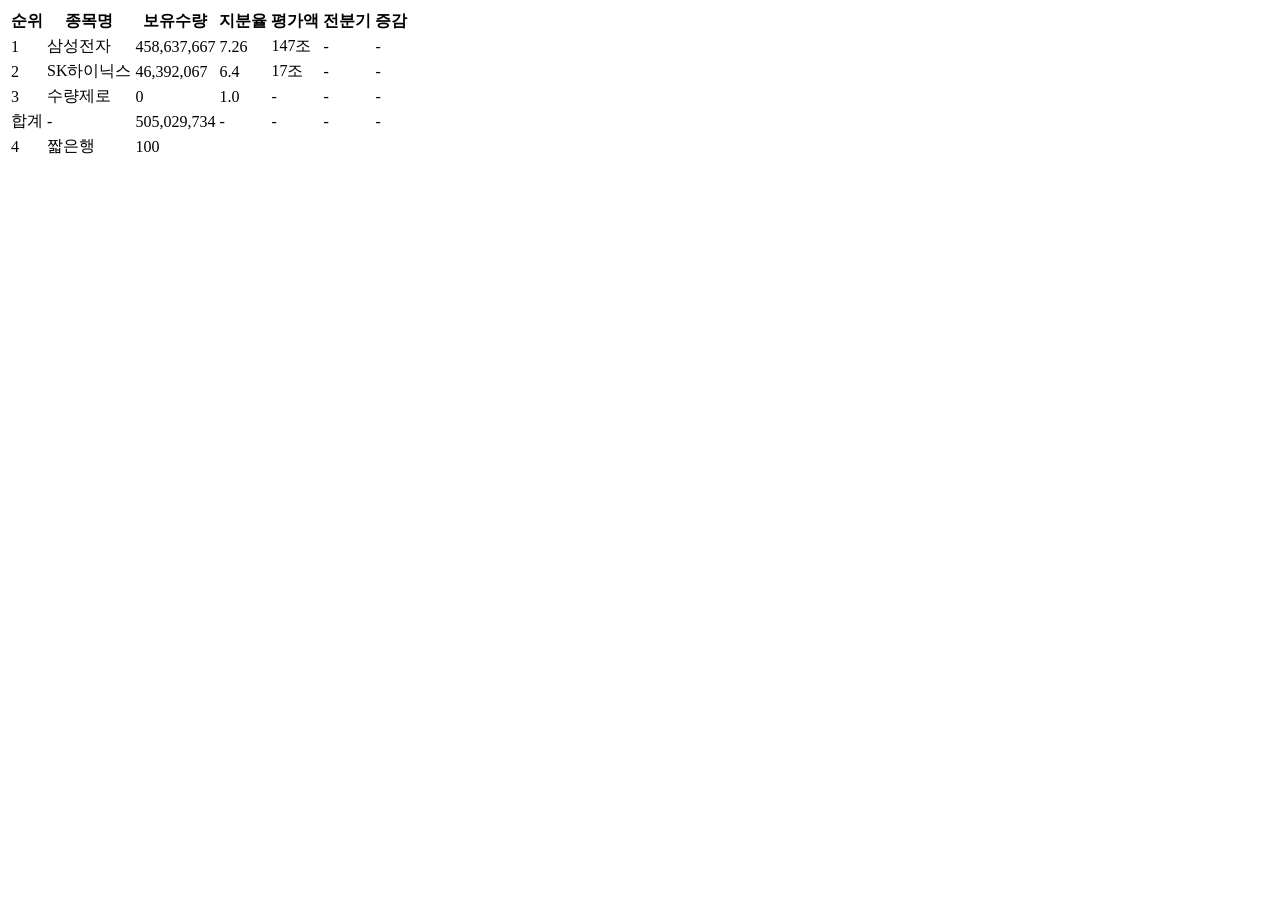
<file: tests/fixtures/fnguide.html>
<html><body>
<table>
<tr><th>순위</th><th>종목명</th><th>보유수량</th><th>지분율</th><th>평가액</th><th>전분기</th><th>증감</th></tr>
<tr><td>1</td><td>삼성전자</td><td>458,637,667</td><td>7.26</td><td>147조</td><td>-</td><td>-</td></tr>
<tr><td>2</td><td>SK하이닉스</td><td>46,392,067</td><td>6.4</td><td>17조</td><td>-</td><td>-</td></tr>
<tr><td>3</td><td>수량제로</td><td>0</td><td>1.0</td><td>-</td><td>-</td><td>-</td></tr>
<tr><td>합계</td><td>-</td><td>505,029,734</td><td>-</td><td>-</td><td>-</td><td>-</td></tr>
<tr><td>4</td><td>짧은행</td><td>100</td></tr>
</table>
</body></html>
</file>
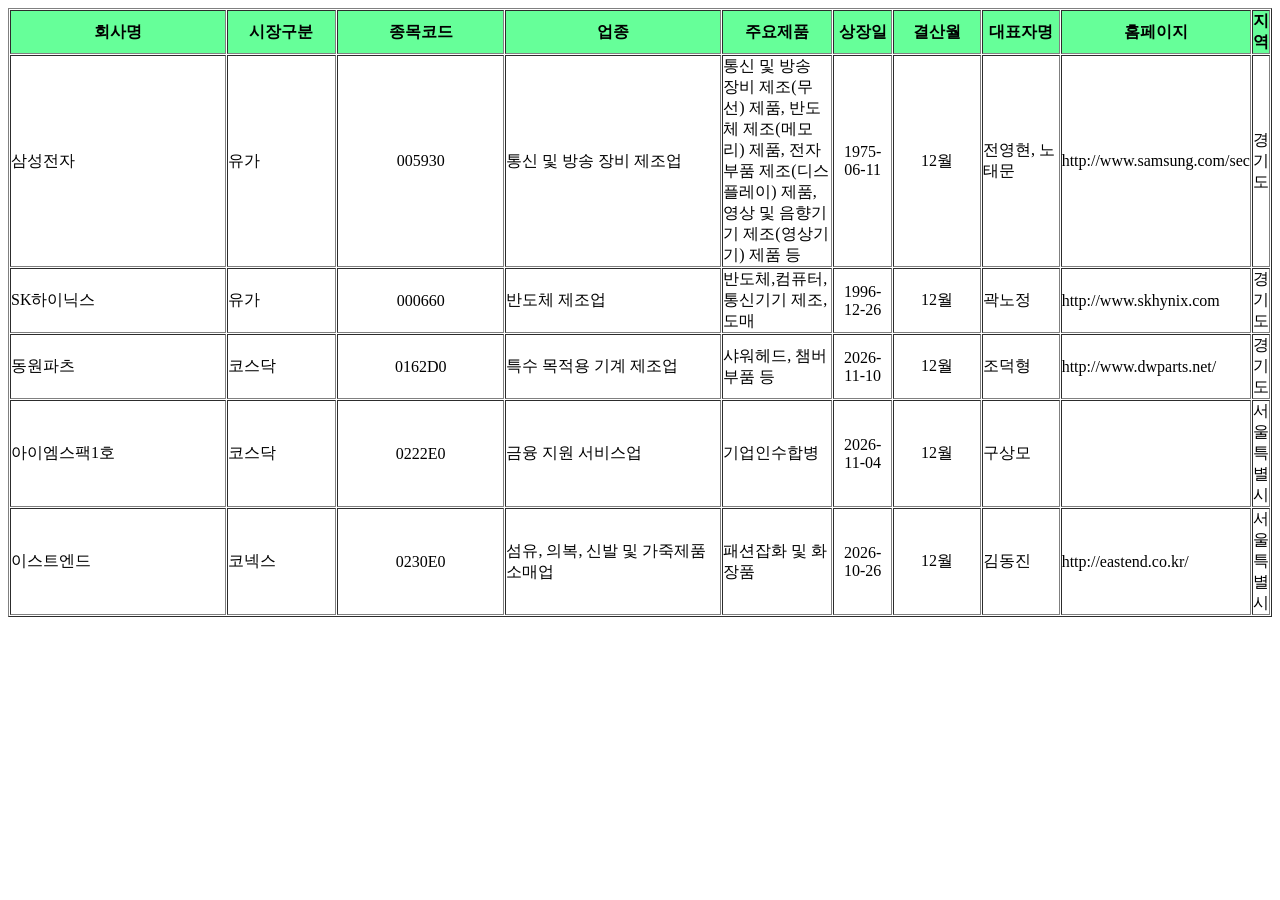
<file: tests/fixtures/kind_corplist.html>
<html xmlns="http://www.w3.org/1999/xhtml">
<head>
<meta http-equiv="Content-Type" content="text/html; charset=euc-kr" />
<title>������θ��(EXCEL)</title>
</head>
<body>
	<table cellpadding="0" cellspacing="1" class="bbs_tb" border="1">
	
	<col width="20%" />
	<col width="10%" />
	<col width="15%" />
	<col width="20%" />
	<col width="10%" />
	<col width="5%" />
	<col width="8%" />
	<col width="7%" />
	<col width="5%" />
	<tr>
		<th bgcolor="#66FF99" >ȸ���</th>
		<th bgcolor="#66FF99" >���屸��</th>
		<th bgcolor="#66FF99" >�����ڵ�</th>
		<th bgcolor="#66FF99" >����</th>
		<th bgcolor="#66FF99" >�ֿ���ǰ</th>
		<th bgcolor="#66FF99" >������</th>
		<th bgcolor="#66FF99" >����</th>
		<th bgcolor="#66FF99" >��ǥ�ڸ�</th>
		<th bgcolor="#66FF99" >Ȩ������</th>
		<th bgcolor="#66FF99" >����</th>
	</tr>
			
	<tr>
		<td>�Ｚ����</td>
		<td>
			
				
					����
				
					
					
						
			
		</td>
		<td style="mso-number-format:'@';text-align:center;">005930</td>
		<td>��� �� ��� ��� ������</td>
		<td>��� �� ��� ��� ����(����) ��ǰ, �ݵ�ü ����(�޸�) ��ǰ,  ���ں�ǰ ����(���÷���) ��ǰ, ���� �� ������ ����(������) ��ǰ ��</td>
		<td style="text-align:center;">1975-06-11</td>
		<td style="text-align:center;">12��</td>
		<td>������, ���¹�</td>
		<td>
			http://www.samsung.com/sec
		</td>
		<td >��⵵</td>
	</tr>
			
	<tr>
		<td>SK���̴н�</td>
		<td>
			
				
					����
				
					
					
						
			
		</td>
		<td style="mso-number-format:'@';text-align:center;">000660</td>
		<td>�ݵ�ü ������</td>
		<td>�ݵ�ü,��ǻ��,��ű�� ����,����</td>
		<td style="text-align:center;">1996-12-26</td>
		<td style="text-align:center;">12��</td>
		<td>������</td>
		<td>
			http://www.skhynix.com
		</td>
		<td >��⵵</td>
	</tr>
			
	<tr>
		<td>��������</td>
		<td>
			
				
						
					�ڽ���
					
					
						
			
		</td>
		<td style="mso-number-format:'@';text-align:center;">0162D0</td>
		<td>Ư�� ������ ��� ������</td>
		<td>�������, è����ǰ ��</td>
		<td style="text-align:center;">2026-11-10</td>
		<td style="text-align:center;">12��</td>
		<td>������</td>
		<td>
			http://www.dwparts.net/
		</td>
		<td >��⵵</td>
	</tr>
			
	<tr>
		<td>���̿�����1ȣ</td>
		<td>
			
				
						
					�ڽ���
					
					
						
			
		</td>
		<td style="mso-number-format:'@';text-align:center;">0222E0</td>
		<td>���� ���� ���񽺾�</td>
		<td>����μ��պ�</td>
		<td style="text-align:center;">2026-11-04</td>
		<td style="text-align:center;">12��</td>
		<td>�����</td>
		<td>
			
		</td>
		<td >����Ư����</td>
	</tr>
			
	<tr>
		<td>�̽�Ʈ����</td>
		<td>
			
				
					
						
					�ڳؽ�
					
						
			
		</td>
		<td style="mso-number-format:'@';text-align:center;">0230E0</td>
		<td>����, �Ǻ�, �Ź� �� ������ǰ �Ҹž�</td>
		<td>�м���ȭ �� ȭ��ǰ</td>
		<td style="text-align:center;">2026-10-26</td>
		<td style="text-align:center;">12��</td>
		<td>�赿��</td>
		<td>
			http://eastend.co.kr/
		</td>
		<td >����Ư����</td>
	</tr>
			
		
		
	
	</table>
</body>
</html>
</file>
